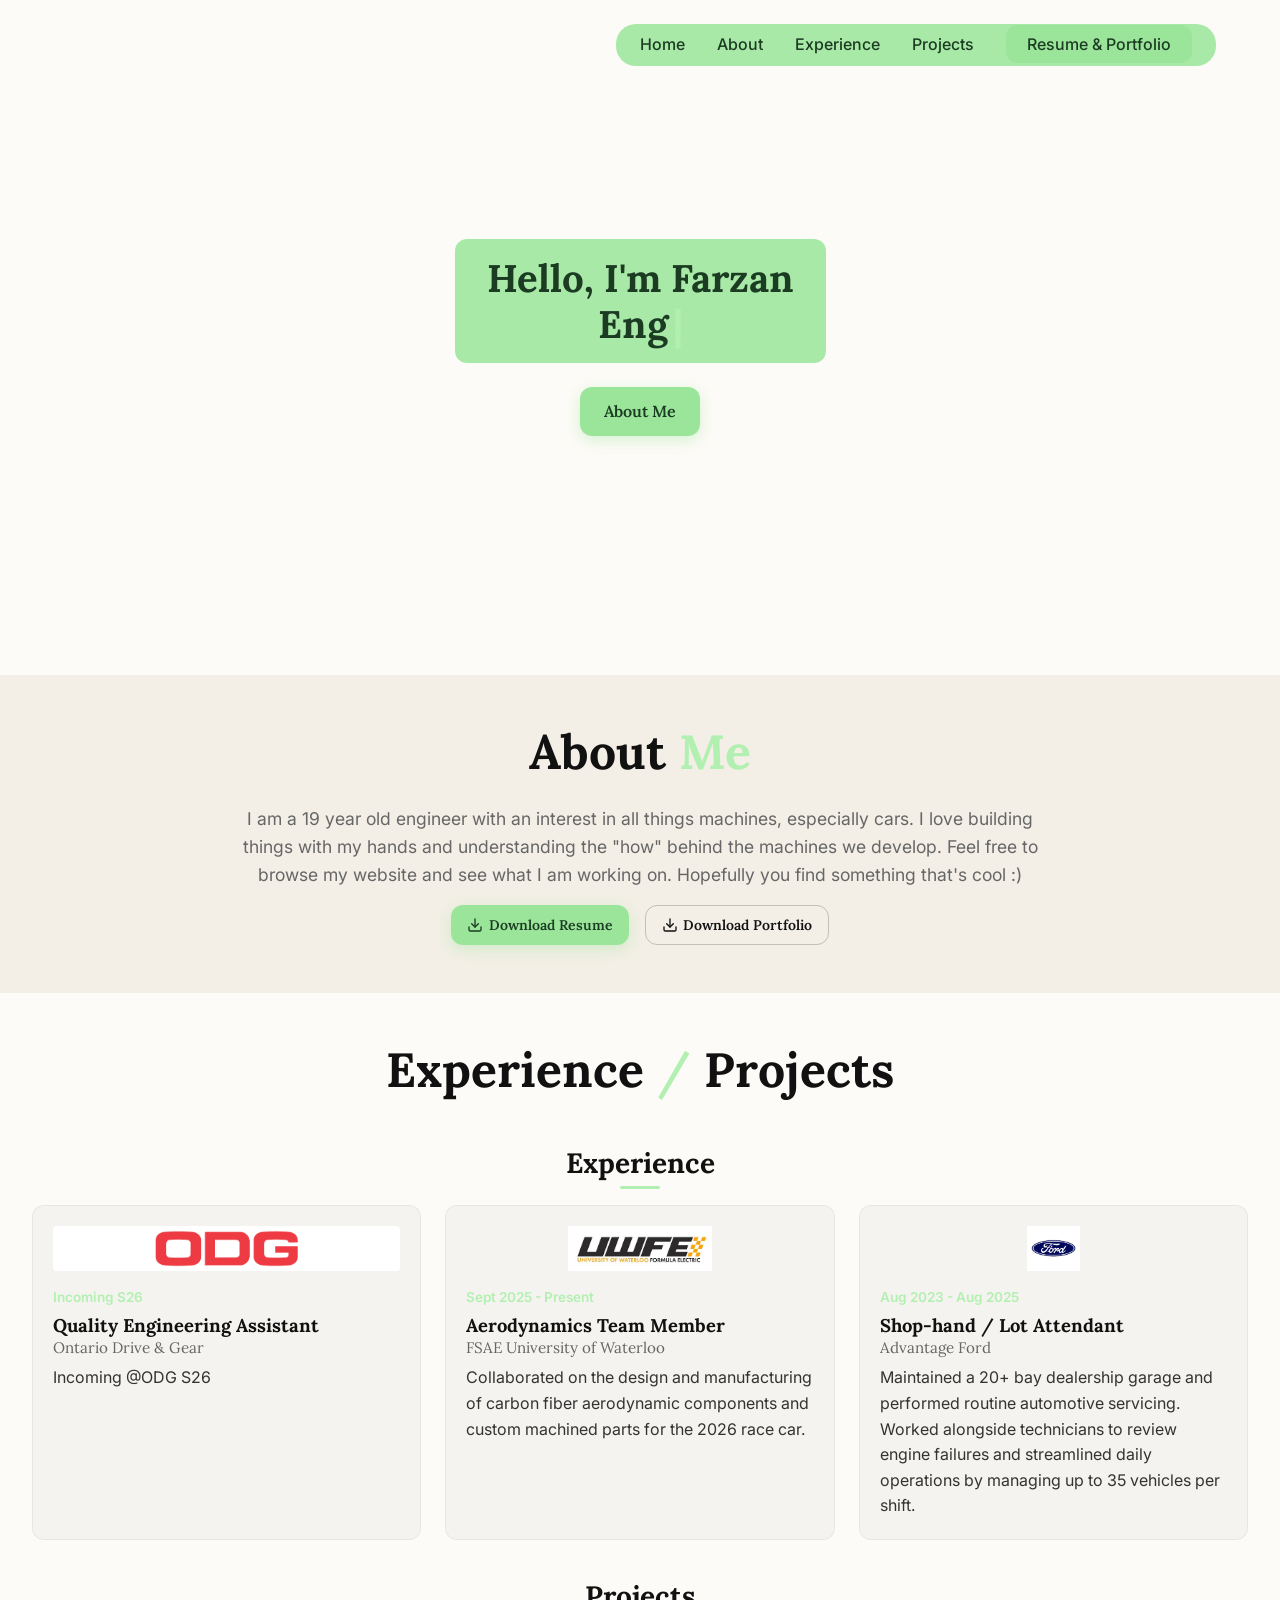
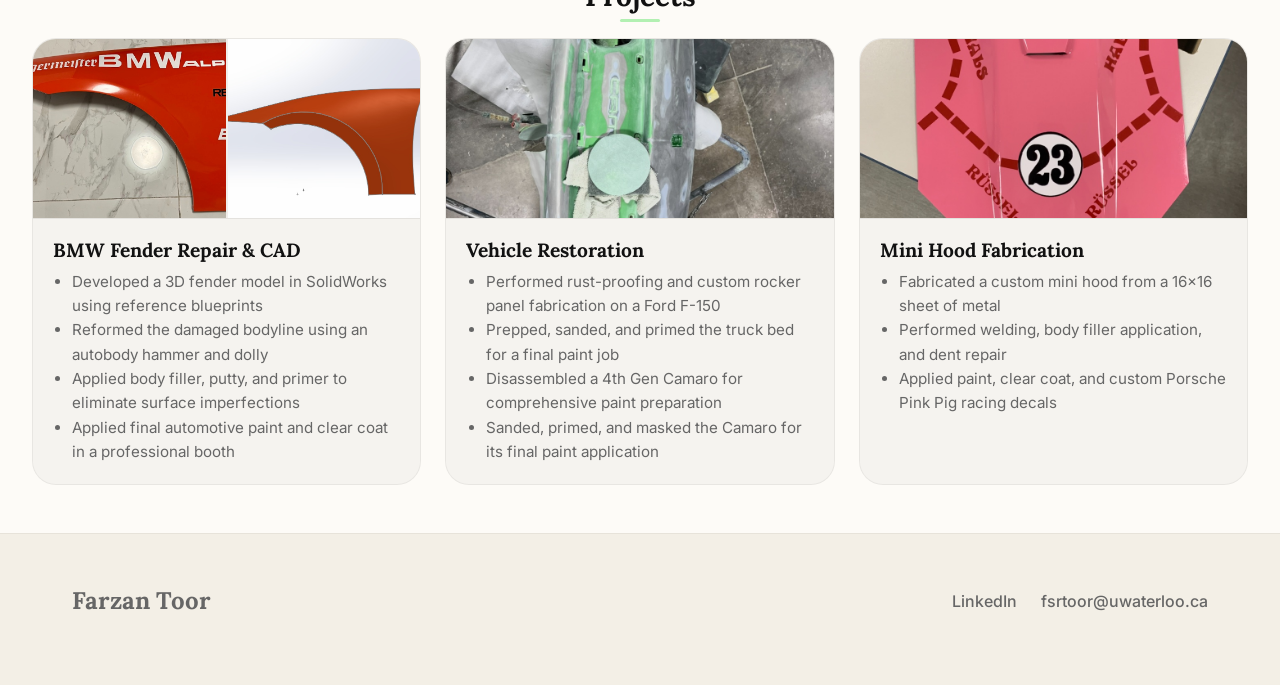
<file: index.html>
<!DOCTYPE html>
<html lang="en">

<head>
    <meta charset="UTF-8">
    <meta name="viewport" content="width=device-width, initial-scale=1.0">
    <meta name="description"
        content="Portfolio of a Mechatronics Engineering student at the University of Waterloo. Discover my projects, experience, and resume.">
    <meta name="theme-color" content="#9BE59B">
    <link rel="icon" type="image/jpeg" href="images/waterloo_crest.jpg">
    <title>Farzan Toor's Website</title>

    <!-- Open Graph / Facebook / LinkedIn sharing preview -->
    <meta property="og:title" content="Farzan Toor's Website">
    <meta property="og:description" content="Portfolio of a Mechatronics Engineering student at the University of Waterloo. Discover my projects, experience, and resume.">
    <meta property="og:type" content="website">
    <meta property="og:image" content="images/waterloo_crest.jpg">

    <!-- Structured Data for SEO -->
    <script type="application/ld+json">
    {
      "@context": "https://schema.org",
      "@type": "Person",
      "name": "Farzan Toor",
      "jobTitle": "Mechatronics Engineering Student",
      "affiliation": {
        "@type": "Organization",
        "name": "University of Waterloo"
      }
    }
    </script>

    <!-- Google Fonts: Lora (serif) & Inter (sans-serif) for Mercedes-Benz Style -->
    <link rel="preconnect" href="https://fonts.googleapis.com">
    <link rel="preconnect" href="https://fonts.gstatic.com" crossorigin>
    <link href="https://fonts.googleapis.com/css2?family=Inter:wght@300;400;500;600;700&family=Lora:ital,wght@0,400;0,500;0,600;0,700;1,400&display=swap" rel="stylesheet">

    <link rel="stylesheet" href="css/style.css">
</head>

<body>
    <!-- Interactive Cursor Elements -->
    <div class="cursor-dot" id="cursor-dot"></div>
    <div class="cursor-outline" id="cursor-outline"></div>

    <!-- Navigation -->
    <nav class="navbar">
        <div class="nav-brand"></div>
        <ul class="nav-links">
            <li><a href="#home" class="nav-link">Home</a></li>
            <li><a href="#about" class="nav-link">About</a></li>
            <li><a href="#experience" class="nav-link">Experience</a></li>
            <li><a href="#projects" class="nav-link">Projects</a></li>
            <li><a href="#about" class="nav-link btn-nav">Resume & Portfolio</a></li>
        </ul>
        <div class="hamburger">
            <span class="bar"></span>
            <span class="bar"></span>
            <span class="bar"></span>
        </div>
    </nav>

    <!-- Home Section with Collage Background -->
    <section id="home" class="hero-section">
        <!-- Collage Background Container -->
        <div class="collage-bg" id="collage-bg">
            <!-- Placeholders for user's car images -->
            <!-- Mixed Order Collage -->
            <div class="collage-item"><img src="images/IMG_6220_trail.jpg" alt="Car"></div>
            <div class="collage-item"><img src="images/IMG_5938_trail.jpg" alt="Car"></div>
            <div class="collage-item"><img src="images/car1.jpg_trail.jpg" alt="Car"></div>
            <div class="collage-item"><img src="images/IMG_6361_trail.jpg" alt="Car"></div>
            <div class="collage-item"><img src="images/IMG_6225_trail.jpg" alt="Car"></div>
            <div class="collage-item"><img src="images/IMG_6323_trail.jpg" alt="Car"></div>
            <div class="collage-item"><img src="images/car3.jpg_trail.jpg" alt="Car"></div>
            <div class="collage-item"><img src="images/IMG_6113_trail.jpg" alt="Car"></div>
            <div class="collage-item"><img src="images/IMG_6371%20(1)_trail.jpg" alt="Car"></div>
            <div class="collage-item"><img src="images/IMG_9623_trail.jpg" alt="Car"></div>
            <div class="collage-item"><img src="images/IMG_5861_trail.jpg" alt="Car"></div>
            <div class="collage-item"><img src="images/car5.jpg_trail.jpg" alt="Car"></div>
            <div class="collage-item"><img src="images/IMG_6388_trail.jpg" alt="Car"></div>
            <div class="collage-item"><img src="images/IMG_5929_trail.jpg" alt="Car"></div>
            <div class="collage-item"><img src="images/car6.jpg_trail.jpg" alt="Car"></div>
            <div class="collage-item"><img src="images/IMG_9618_trail.jpg" alt="Car"></div>
            <div class="collage-item"><img src="images/IMG_6117_trail.jpg" alt="Car"></div>
            <div class="collage-item"><img src="images/IMG_6098_(1)_trail.jpg" alt="Car"></div>
            <div class="collage-item"><img src="images/IMG_6253%20(1)_trail.jpg" alt="Car"></div>
            <div class="collage-item"><img src="images/IMG_6325_(1)_trail.jpg" alt="Car"></div>
            <div class="collage-item"><img src="images/IMG_6220_trail.jpg" alt="Car"></div>
            <div class="collage-item"><img src="images/IMG_6266_trail.jpg" alt="Car"></div>
            <div class="collage-item"><img src="images/IMG_6223_trail.jpg" alt="Car"></div>
            <div class="collage-item"><img src="images/IMG_5938_trail.jpg" alt="Car"></div>
            <div class="collage-overlay"></div>
        </div>

        <div class="hero-content">
            <h1 class="hero-title" id="typewriter-text">Hello, I'm Farzan<br> Engineering Student @ <a href="https://uwaterloo.ca/future-students/programs/mechatronics-engineering" target="_blank" rel="noopener noreferrer">UWaterloo</a><br>Welcome :)</h1>
            <div class="hero-cta">
                <a href="#about" class="btn btn-primary">About Me</a>
            </div>
        </div>
    </section>

    <!-- About Section -->
    <section id="about" class="section about-section bg-darker">
        <div class="container">
            <h2 class="section-title">About <span class="accent-text">Me</span></h2>
            <div class="about-content">
                <div class="about-intro">
                    <p>
                        I am a 19 year old engineer with an interest in all things machines, especially cars. I love building things with my hands and understanding the "how" behind the machines we develop. Feel free to browse my website and see what I am working on. Hopefully you find something that's cool :)
                    </p>
                    <div class="about-buttons" style="margin-top: 1rem; display: flex; gap: 1rem; justify-content: center; flex-wrap: wrap;">
                        <a href="Farzan_Resume.pdf" class="btn btn-primary btn-small" target="_blank" rel="noopener noreferrer" download>
                            <svg xmlns="http://www.w3.org/2000/svg" width="16" height="16" viewBox="0 0 24 24" fill="none"
                                stroke="currentColor" stroke-width="2" stroke-linecap="round" stroke-linejoin="round">
                                <path d="M21 15v4a2 2 0 0 1-2 2H5a2 2 0 0 1-2-2v-4"></path>
                                <polyline points="7 10 12 15 17 10"></polyline>
                                <line x1="12" y1="15" x2="12" y2="3"></line>
                            </svg>
                            Download Resume
                        </a>
                        <a href="Farzan Toor Portfolio (4).pdf" class="btn btn-secondary btn-small" target="_blank" rel="noopener noreferrer" download>
                            <svg xmlns="http://www.w3.org/2000/svg" width="16" height="16" viewBox="0 0 24 24" fill="none"
                                stroke="currentColor" stroke-width="2" stroke-linecap="round" stroke-linejoin="round">
                                <path d="M21 15v4a2 2 0 0 1-2 2H5a2 2 0 0 1-2-2v-4"></path>
                                <polyline points="7 10 12 15 17 10"></polyline>
                                <line x1="12" y1="15" x2="12" y2="3"></line>
                            </svg>
                            Download Portfolio
                        </a>
                    </div>
                </div>
            </div>
        </div>
    </section>

    <!-- Experience & Projects Section -->
    <section class="section experience-projects-section" style="padding: 3rem 0; background-color: var(--color-bg-main);">
        <div class="container container-wide">
            <h2 class="section-title">Experience <span class="accent-text">/</span> Projects</h2>
            
            <div class="grid-3x2-container">
                <!-- Experience Row -->
                <div id="experience" class="grid-row" style="scroll-margin-top: 100px;">
                    <h3 class="row-subtitle">Experience</h3>
                    <div class="grid-cards-3">
                        <!-- Incoming Experience -->
                        <div class="timeline-item">
                            <div class="timeline-content">
                                <img src="images/download.png" alt="Ontario Drive & Gear Logo"
                                    style="height: 45px; width: auto; margin-bottom: 1rem; object-fit: contain; border-radius: 4px; background-color: #fff; padding: 4px;">
                                <div class="timeline-date">Incoming S26</div>
                                <h3 class="timeline-role">Quality Engineering Assistant</h3>
                                <h4 class="timeline-company">Ontario Drive & Gear</h4>
                                <p>Incoming @ODG S26</p>
                            </div>
                        </div>
                        <!-- Experience 1 -->
                        <div class="timeline-item">
                            <div class="timeline-content">
                                <img src="images/uwfe_logo.jpg" alt="FSAE Waterloo Logo"
                                    style="height: 45px; width: auto; margin-bottom: 1rem; object-fit: contain; border-radius: 4px;">
                                <div class="timeline-date">Sept 2025 - Present</div>
                                <h3 class="timeline-role">Aerodynamics Team Member</h3>
                                <h4 class="timeline-company">FSAE University of Waterloo</h4>
                                <p>Collaborated on the design and manufacturing of carbon fiber aerodynamic components and
                                    custom machined parts for the 2026 race car.</p>
                            </div>
                        </div>
                        <!-- Experience 2 -->
                        <div class="timeline-item">
                            <div class="timeline-content">
                                <img src="images/ford_logo.jpg" alt="Advantage Ford Logo"
                                    style="height: 45px; width: auto; margin-bottom: 1rem; object-fit: contain; border-radius: 4px;">
                                <div class="timeline-date">Aug 2023 - Aug 2025</div>
                                <h3 class="timeline-role">Shop-hand / Lot Attendant</h3>
                                <h4 class="timeline-company">Advantage Ford</h4>
                                <p>Maintained a 20+ bay dealership garage and performed routine automotive servicing. Worked
                                    alongside technicians to review engine failures and streamlined daily operations by managing
                                    up to 35 vehicles per shift.</p>
                            </div>
                        </div>
                    </div>
                </div>

                <!-- Projects Row -->
                <div id="projects" class="grid-row" style="scroll-margin-top: 100px;">
                    <h3 class="row-subtitle">Projects</h3>
                    <div class="grid-cards-3">
                        <!-- Project 1 -->
                        <article class="project-card">
                            <div class="project-img-container" style="display: grid; grid-template-columns: 1fr 1fr; gap: 2px;">
                                <img src="images/img-0002.jpg" alt="BMW Fender Repair">
                                <img src="images/img-0003.jpg" alt="BMW Fender CAD Model">
                            </div>
                            <div class="project-info">
                                <h3 class="project-title">BMW Fender Repair & CAD</h3>
                                <ul class="project-desc-list" style="color: var(--color-text-muted); margin-bottom: 0; padding-left: 1.2rem; font-size: 0.95rem;">
                                    <li>Developed a 3D fender model in SolidWorks using reference blueprints</li>
                                    <li>Reformed the damaged bodyline using an autobody hammer and dolly</li>
                                    <li>Applied body filler, putty, and primer to eliminate surface imperfections</li>
                                    <li>Applied final automotive paint and clear coat in a professional booth</li>
                                </ul>
                            </div>
                        </article>
                        <!-- Project 2 -->
                        <article class="project-card">
                            <div class="project-img-container">
                                <img src="images/portfolio_proj2.jpg" alt="Vehicle Restoration">
                            </div>
                            <div class="project-info">
                                <h3 class="project-title">Vehicle Restoration</h3>
                                <ul class="project-desc-list" style="color: var(--color-text-muted); margin-bottom: 0; padding-left: 1.2rem; font-size: 0.95rem;">
                                    <li>Performed rust-proofing and custom rocker panel fabrication on a Ford F-150</li>
                                    <li>Prepped, sanded, and primed the truck bed for a final paint job</li>
                                    <li>Disassembled a 4th Gen Camaro for comprehensive paint preparation</li>
                                    <li>Sanded, primed, and masked the Camaro for its final paint application</li>
                                </ul>
                            </div>
                        </article>
                        <!-- Project 3 -->
                        <article class="project-card">
                            <div class="project-img-container">
                                <img src="images/img-0010.jpg" alt="Mini Hood Fabrication">
                            </div>
                            <div class="project-info">
                                <h3 class="project-title">Mini Hood Fabrication</h3>
                                <ul class="project-desc-list" style="color: var(--color-text-muted); margin-bottom: 0; padding-left: 1.2rem; font-size: 0.95rem;">
                                    <li>Fabricated a custom mini hood from a 16x16 sheet of metal</li>
                                    <li>Performed welding, body filler application, and dent repair</li>
                                    <li>Applied paint, clear coat, and custom Porsche Pink Pig racing decals</li>
                                </ul>
                            </div>
                        </article>
                    </div>
                </div>
            </div>
        </div>
    </section>



    <!-- Footer -->
    <footer class="footer">
        <div class="container">
            <div class="footer-content">
                <div class="footer-brand">Farzan Toor</div>
                <div class="footer-socials">
                    <a href="https://linkedin.com/in/farzantoor" target="_blank" rel="noopener noreferrer"
                        aria-label="LinkedIn">LinkedIn</a>
                    <span style="color: var(--color-text-muted); font-weight: 500;">fsrtoor@uwaterloo.ca</span>
                </div>
            </div>

        </div>
    </footer>

    <!-- JavaScript Files -->
    <script src="js/main.js"></script>
</body>

</html>
</file>
<file: css/style.css>
/* =========================================
   VARIABLES & DESIGN TOKENS
   ========================================= */
:root {
    /* Colors */
    --color-bg-main: #FDFBF7; /* Creamy off-white */
    --color-bg-darker: #F3EFE6;
    --color-bg-card: rgba(0, 0, 0, 0.03);
    
    /* Pastel Baby Green Accent */
    --color-accent: #9BE59B; 
    --color-accent-light: #B2F0B2;
    --color-accent-glow: rgba(155, 229, 155, 0.4);
    --color-accent-text: #1B3C22;

    /* Text Colors */
    --color-text-main: #333333;
    --color-text-muted: #666666;
    --color-text-light: #111111;

    /* Typography */
    --font-heading: 'Lora', Georgia, serif;
    --font-body: 'Inter', Arial, Helvetica, sans-serif;

    /* Transitions & Layout */
    --transition-fast: 0.2s ease;
    --transition-medium: 0.3s ease;
    --transition-slow: 0.5s ease;
    --border-radius: 12px;
    --border-radius-lg: 24px;
}

/* =========================================
   RESET & BASE STYLES
   ========================================= */
* {
    margin: 0;
    padding: 0;
    box-sizing: border-box;
}

html {
    scroll-behavior: smooth;
    font-size: 16px;
}

body {
    font-family: var(--font-body);
    background-color: var(--color-bg-main);
    color: var(--color-text-main);
    line-height: 1.6;
    overflow-x: hidden;
    /* Restored default cursor */
    cursor: auto; 
}

/* Restored default cursor */
a, button, .btn {
    cursor: pointer;
}

h1, h2, h3, h4, h5, h6 {
    font-family: var(--font-heading);
    color: var(--color-text-light);
    line-height: 1.2;
}

a {
    text-decoration: none;
    color: inherit;
    transition: color var(--transition-fast);
}

img {
    max-width: 100%;
    height: auto;
    display: block;
}

.container {
    max-width: 1200px;
    margin: 0 auto;
    padding: 0 2rem;
}

.container-wide {
    max-width: 1450px;
}

.section {
    padding: 6rem 0;
}

.bg-darker {
    background-color: var(--color-bg-darker);
}

.accent-text {
    color: var(--color-accent-light);
}

.section-title {
    font-size: 3rem;
    margin-bottom: 3rem;
    text-align: center;
    position: relative;
}

/* =========================================
   CUSTOM CURSOR
   ========================================= */
.cursor-dot {
    display: none;
}

.cursor-outline {
    display: none;
    transition: left 0.15s ease-out, top 0.15s ease-out, width 0.2s, height 0.2s, background-color 0.2s;
    will-change: left, top;
}

/* Cursor hover states */
.cursor-hover .cursor-dot {
    transform: translate(-50%, -50%) scale(0.5);
    background-color: #111;
}
.cursor-hover .cursor-outline {
    width: 60px;
    height: 60px;
    background-color: var(--color-accent-glow);
    border-color: transparent;
}

/* =========================================
   NAVIGATION
   ========================================= */
.navbar {
    position: fixed;
    top: 0;
    left: 0;
    width: 100%;
    padding: 1.5rem 5%;
    display: flex;
    justify-content: space-between;
    align-items: center;
    z-index: 1000;
    transition: background-color var(--transition-medium), padding var(--transition-medium);
    background-color: transparent;
    border-bottom: none;
}

.navbar.scrolled {
    padding: 1rem 5%;
    background-color: rgba(253, 251, 247, 0.95);
    box-shadow: 0 4px 20px rgba(0, 0, 0, 0.05);
}

.nav-brand {
    font-family: var(--font-heading);
    font-size: 1.5rem;
    font-weight: 800;
    color: var(--color-text-light);
    letter-spacing: 1px;
}

.nav-brand span {
    color: var(--color-accent-light);
}

.nav-links {
    display: flex;
    list-style: none;
    align-items: center;
    gap: 2rem;
    background-color: rgba(155, 229, 155, 0.85); /* Pastel green transparent */
    color: var(--color-accent-text); /* Dark baby green font */
    padding: 0.5rem 1.5rem;
    border-radius: 20px;
    backdrop-filter: blur(4px);
    -webkit-backdrop-filter: blur(4px);
}

.nav-link {
    font-weight: 500;
    font-size: 1rem;
    position: relative;
    padding: 0.5rem 0;
}

.nav-link::after {
    content: '';
    position: absolute;
    bottom: 0;
    left: 0;
    width: 0;
    height: 2px;
    background-color: var(--color-accent-light);
    transition: width var(--transition-medium);
}

.nav-link:hover::after {
    width: 100%;
}

.btn-nav {
    background-color: var(--color-accent);
    border: 1px solid var(--color-accent);
    padding: 0.5rem 1.25rem;
    border-radius: var(--border-radius);
    color: var(--color-accent-text);
    transition: all var(--transition-medium);
}

.btn-nav::after {
    display: none; /* remove underline effect */
}

.btn-nav:hover {
    background-color: var(--color-accent-light);
    border-color: var(--color-accent-light);
    color: var(--color-accent-text);
    box-shadow: 0 0 15px var(--color-accent-glow);
}

/* Hamburger Menu for Mobile */
.hamburger {
    display: none;
    flex-direction: column;
    gap: 5px;
}

.bar {
    width: 25px;
    height: 3px;
    background-color: var(--color-text-light);
    transition: all 0.3s ease;
}

/* =========================================
   BUTTONS
   ========================================= */
.btn {
    display: inline-flex;
    align-items: center;
    justify-content: center;
    gap: 0.5rem;
    padding: 0.75rem 1.5rem;
    border-radius: var(--border-radius);
    font-weight: 600;
    font-family: var(--font-heading);
    transition: all var(--transition-medium);
    border: none;
    outline: none;
}

.btn-primary {
    background-color: var(--color-accent);
    color: var(--color-accent-text);
    box-shadow: 0 4px 15px var(--color-accent-glow);
}

.btn-primary:hover {
    background-color: var(--color-accent-light);
    transform: translateY(-2px);
    box-shadow: 0 6px 20px var(--color-accent-glow);
}

.btn-secondary {
    background-color: transparent;
    color: var(--color-text-light);
    border: 1px solid rgba(0, 0, 0, 0.2);
}

.btn-secondary:hover {
    border-color: var(--color-accent-light);
    color: var(--color-accent-light);
}

.btn-large {
    padding: 1rem 2rem;
    font-size: 1.125rem;
}

.btn-small {
    padding: 0.5rem 1rem;
    font-size: 0.875rem;
    gap: 0.35rem;
}

/* =========================================
   HERO SECTION & COLLAGE
   ========================================= */
.hero-section {
    position: relative;
    height: 75vh;
    display: flex;
    align-items: center;
    justify-content: center;
    overflow: hidden;
}

.collage-bg {
    position: absolute;
    top: 0;
    left: 0;
    width: 100%;
    height: 100%;
    display: grid;
    grid-template-columns: repeat(6, 1fr);
    grid-template-rows: repeat(4, 1fr);
    z-index: 1;
    opacity: 1; /* Images shown in normal color */
    background-color: var(--color-bg-darker);
}

.collage-item {
    overflow: hidden;
    position: relative;
    width: 100%;
    height: 100%;
    border-radius: 0;
    background-color: #e0e0e0;
}

.collage-item img {
    width: 100%;
    height: 100%;
    object-fit: cover;
    object-position: center;
    transition: transform 0.5s ease;
    will-change: transform;
}

.collage-item:hover img {
    transform: scale(1.05);
}

.collage-overlay {
    position: absolute;
    top: 0;
    left: 0;
    width: 100%;
    height: 100%;
    background: transparent;
    z-index: 2;
}

/* Placeholders for when images are empty */
.placeholder-img {
    background-color: rgba(0, 0, 0, 0.05);
    border: 1px solid rgba(0, 0, 0, 0.1);
}

.hero-content {
    position: relative;
    z-index: 10;
    text-align: center;
    max-width: 1200px;
    padding: 0 2rem;
}

.hero-title {
    font-family: var(--font-heading);
    font-size: clamp(1.5rem, 3vw, 3.5rem);
    margin-bottom: 1.5rem;
    letter-spacing: normal;
    background-color: rgba(155, 229, 155, 0.85); /* Pastel green transparent */
    color: var(--color-accent-text); /* Dark baby green font */
    padding: 1rem 2rem;
    border-radius: 12px;
    display: inline-block;
    backdrop-filter: blur(4px);
    -webkit-backdrop-filter: blur(4px);
}

.hero-title a {
    color: var(--color-accent-text);
    text-decoration: underline;
    transition: color var(--transition-fast);
}

.hero-title a:hover {
    color: #111111;
}

.typing-active::after, .typing-done::after {
    content: '|';
    animation: blink 1s step-end infinite;
    color: var(--color-accent-light);
    margin-left: 5px;
}

@keyframes blink {
    0%, 100% { opacity: 1; }
    50% { opacity: 0; }
}

.hero-subtitle {
    font-size: clamp(1.1rem, 2vw, 1.5rem);
    color: var(--color-text-muted);
    margin-bottom: 2.5rem;
}

/* Scroll Indicator */
.scroll-indicator {
    position: absolute;
    bottom: 2rem;
    left: 50%;
    transform: translateX(-50%);
    z-index: 10;
    display: flex;
    flex-direction: column;
    align-items: center;
    gap: 0.5rem;
    color: var(--color-text-muted);
    font-size: 0.875rem;
    cursor: pointer;
    transition: color var(--transition-fast), transform var(--transition-fast);
}

.scroll-indicator:hover {
    color: var(--color-accent-light);
    transform: translateX(-50%) translateY(-3px);
}

.mouse {
    width: 26px;
    height: 40px;
    border: 2px solid var(--color-text-muted);
    border-radius: 20px;
    display: flex;
    justify-content: center;
    padding-top: 5px;
}

.wheel {
    width: 4px;
    height: 8px;
    background-color: var(--color-accent-light);
    border-radius: 2px;
    animation: scroll 2s infinite;
}

@keyframes scroll {
    0% { transform: translateY(0); opacity: 1; }
    100% { transform: translateY(15px); opacity: 0; }
}



/* =========================================
   IMAGE TRAIL EFFECT
   ========================================= */
.trail-container {
    position: absolute;
    top: 0;
    left: 0;
    width: 100%;
    height: 100%;
    pointer-events: none;
    z-index: 1; /* Below hero content, above background */
    overflow: hidden;
}

.trail-img-container {
    position: absolute;
    width: 380px; 
    height: 260px;
    top: 0;
    left: 0;
    border-radius: var(--border-radius);
    overflow: hidden;
    pointer-events: none;
    opacity: 0; /* JS handles all transitions */
    box-shadow: 0 10px 30px rgba(0, 0, 0, 0.2);
    backface-visibility: hidden;
    -webkit-backface-visibility: hidden;
}

.trail-img-container img {
    width: 100%;
    height: 100%;
    object-fit: cover;
}

/* =========================================
   ABOUT SECTION
   ========================================= */
.about-section {
    padding: 3rem 0;
}

.about-section .section-title {
    margin-bottom: 1.5rem;
}

.about-content {
    display: flex;
    flex-direction: column;
    gap: 1.5rem;
    align-items: center;
    text-align: center;
}

.about-intro {
    max-width: 800px;
    margin: 0 auto;
}

.about-intro p {
    font-size: 1.1rem;
    color: var(--color-text-muted);
    line-height: 1.6;
    margin-bottom: 0.5rem;
}

.about-intro p:last-child {
    margin-bottom: 0;
}

.about-focus-grid {
    display: grid;
    grid-template-columns: repeat(3, 1fr);
    gap: 2rem;
    width: 100%;
}

.focus-card {
    background-color: var(--color-bg-card);
    border: 1px solid rgba(0, 0, 0, 0.05);
    border-radius: var(--border-radius);
    padding: 2.5rem 2rem;
    text-align: left;
    transition: all var(--transition-medium);
}

.focus-card:hover {
    transform: translateY(-5px);
    border-color: var(--color-accent-glow);
    box-shadow: 0 10px 30px rgba(0, 0, 0, 0.05);
}

.focus-icon {
    display: inline-flex;
    align-items: center;
    justify-content: center;
    width: 50px;
    height: 50px;
    border-radius: 50%;
    background-color: rgba(155, 229, 155, 0.1);
    color: var(--color-accent);
    margin-bottom: 1.5rem;
}

.focus-card h3 {
    font-size: 1.25rem;
    margin-bottom: 0.75rem;
    color: var(--color-text-light);
}

.focus-card p {
    font-size: 0.95rem;
    color: var(--color-text-muted);
    line-height: 1.6;
}

@media (max-width: 992px) {
    .about-focus-grid {
        grid-template-columns: 1fr;
    }
}

/* =========================================
   3x2 GRID CONTAINER (EXPERIENCE & PROJECTS)
   ========================================= */
.grid-3x2-container {
    display: flex;
    flex-direction: column;
    gap: 2.5rem;
    margin-top: 2rem;
}

.grid-row {
    display: flex;
    flex-direction: column;
}

.row-subtitle {
    font-size: 1.75rem;
    font-family: var(--font-heading);
    color: var(--color-text-light);
    margin-bottom: 1rem;
    text-align: center;
    position: relative;
    padding-bottom: 0.5rem;
}

.row-subtitle::after {
    content: '';
    position: absolute;
    bottom: 0;
    left: 50%;
    transform: translateX(-50%);
    width: 40px;
    height: 3px;
    background-color: var(--color-accent-light);
    border-radius: 2px;
}

.grid-cards-2 {
    display: grid;
    grid-template-columns: repeat(2, 1fr);
    gap: 1.5rem;
}

.grid-cards-3 {
    display: grid;
    grid-template-columns: repeat(3, 1fr);
    gap: 1.5rem;
}

.grid-cards-4 {
    display: grid;
    grid-template-columns: repeat(4, 1fr);
    gap: 1.5rem;
}

@media (max-width: 1200px) {
    .grid-cards-4 {
        grid-template-columns: repeat(2, 1fr);
    }
}


.timeline-item {
    width: 100%;
}

.timeline-content {
    padding: 1.25rem;
    background-color: var(--color-bg-card);
    border-radius: var(--border-radius);
    border: 1px solid rgba(0, 0, 0, 0.05);
    transition: transform var(--transition-medium), box-shadow var(--transition-medium), border-color var(--transition-medium);
    display: flex;
    flex-direction: column;
    height: 100%;
}

.timeline-content:hover {
    transform: translateY(-5px);
    border-color: var(--color-accent-glow);
    box-shadow: 0 10px 30px rgba(0, 0, 0, 0.05);
}

.timeline-date {
    color: var(--color-accent-light);
    font-weight: 600;
    margin-bottom: 0.35rem;
    font-size: 0.85rem;
}

.timeline-role {
    font-size: 1.15rem;
    margin-bottom: 0.2rem;
}

.timeline-company {
    color: var(--color-text-muted);
    font-weight: 400;
    font-size: 0.95rem;
    margin-bottom: 0.5rem;
}

@media (max-width: 992px) {
    .grid-cards-2, .grid-cards-3, .grid-cards-4 {
        grid-template-columns: 1fr;
        gap: 1.5rem;
    }
    .grid-3x2-container {
        gap: 3rem;
    }
}

/* =========================================
   PROJECTS SECTION (3-COLUMN CARDS)
   ========================================= */
.project-card {
    width: 100%;
    background-color: var(--color-bg-card);
    border-radius: var(--border-radius-lg);
    overflow: hidden;
    border: 1px solid rgba(0, 0, 0, 0.05);
    transition: all var(--transition-medium);
    display: flex;
    flex-direction: column;
    height: 100%;
}

.project-card:hover {
    transform: translateY(-5px);
    border-color: var(--color-accent-glow);
    box-shadow: 0 10px 30px rgba(0, 0, 0, 0.05);
}

.project-img-container {
    width: 100%;
    height: 180px;
    overflow: hidden;
    border-bottom: 1px solid rgba(0, 0, 0, 0.05);
    background-color: rgba(0, 0, 0, 0.02);
}

.project-img-container img {
    width: 100%;
    height: 100%;
    object-fit: cover;
    object-position: center;
    transition: transform var(--transition-slow);
}

.project-img-container img:hover {
    transform: scale(1.05);
}

.project-info {
    padding: 1.25rem;
    flex-grow: 1;
    display: flex;
    flex-direction: column;
}

.project-title {
    font-size: 1.2rem;
    margin-bottom: 0.5rem;
}

.project-desc-list {
    margin-bottom: 0;
    padding-left: 1.2rem;
    font-size: 0.85rem;
    color: var(--color-text-muted);
}

/* =========================================
   PORTFOLIO SECTION
   ========================================= */
.portfolio-grid {
    display: grid;
    grid-template-columns: repeat(auto-fit, minmax(300px, 1fr));
    gap: 1.5rem;
}

.portfolio-item {
    border-radius: var(--border-radius);
    overflow: hidden;
    height: 300px;
    background-color: var(--color-bg-card);
    box-shadow: 0 4px 15px rgba(0, 0, 0, 0.05);
    transition: transform var(--transition-medium), box-shadow var(--transition-medium);
}

.portfolio-item:hover {
    transform: translateY(-5px);
    box-shadow: 0 10px 25px rgba(0, 0, 0, 0.1);
}

.portfolio-item img {
    width: 100%;
    height: 100%;
    object-fit: cover;
    transition: transform 0.5s ease;
}

.portfolio-item:hover img {
    transform: scale(1.05);
}

/* =========================================
   RESUME SECTION
   ========================================= */
.resume-section {
    text-align: center;
}

.resume-content {
    max-width: 600px;
    margin: 0 auto;
    padding: 4rem 2rem;
    background-color: var(--color-bg-card);
    border-radius: var(--border-radius-lg);
    border: 1px solid rgba(0, 0, 0, 0.05);
}

.resume-text {
    margin-bottom: 2.5rem;
    font-size: 1.1rem;
}

/* =========================================
   FOOTER
   ========================================= */
.footer {
    background-color: var(--color-bg-darker);
    padding: 3rem 0 2rem;
    border-top: 1px solid rgba(0, 0, 0, 0.05);
}

.footer-content {
    display: flex;
    justify-content: space-between;
    align-items: center;
    margin-bottom: 2rem;
}

.footer-brand {
    font-family: var(--font-heading);
    font-weight: 800;
    font-size: 1.5rem;
    color: var(--color-text-muted);
}

.footer-socials {
    display: flex;
    gap: 1.5rem;
}

.footer-socials a {
    color: var(--color-text-muted);
    font-weight: 500;
}

.footer-socials a:hover {
    color: var(--color-accent-light);
}

.footer-bottom {
    text-align: center;
    color: rgba(0, 0, 0, 0.4);
    font-size: 0.9rem;
    padding-top: 2rem;
    border-top: 1px solid rgba(0, 0, 0, 0.05);
}

/* =========================================
   RESPONSIVE DESIGN
   ========================================= */
@media (max-width: 992px) {
    .about-content {
        grid-template-columns: 1fr;
    }
    

}

@media (max-width: 768px) {
    .nav-links {
        position: fixed;
        top: 0;
        right: -100%;
        height: 100vh;
        width: 70%;
        background-color: rgba(253, 251, 247, 0.98);
        flex-direction: column;
        justify-content: center;
        transition: right 0.3s ease;
        padding: 0;
        border-radius: 0;
        backdrop-filter: none;
        -webkit-backdrop-filter: none;
    }
    
    .nav-links.active {
        right: 0;
        box-shadow: -10px 0 30px rgba(0,0,0,0.5);
    }
    
    .hamburger {
        display: flex;
        cursor: pointer;
        z-index: 1001;
    }
    
    .hamburger.active .bar:nth-child(1) {
        transform: translateY(8px) rotate(45deg);
    }
    .hamburger.active .bar:nth-child(2) {
        opacity: 0;
    }
    .hamburger.active .bar:nth-child(3) {
        transform: translateY(-8px) rotate(-45deg);
    }

    /* Disable custom cursor on touch devices */
    .cursor-dot, .cursor-outline {
        display: none !important;
    }
    body, a, button, .btn {
        cursor: auto !important;
    }
}
</file>
